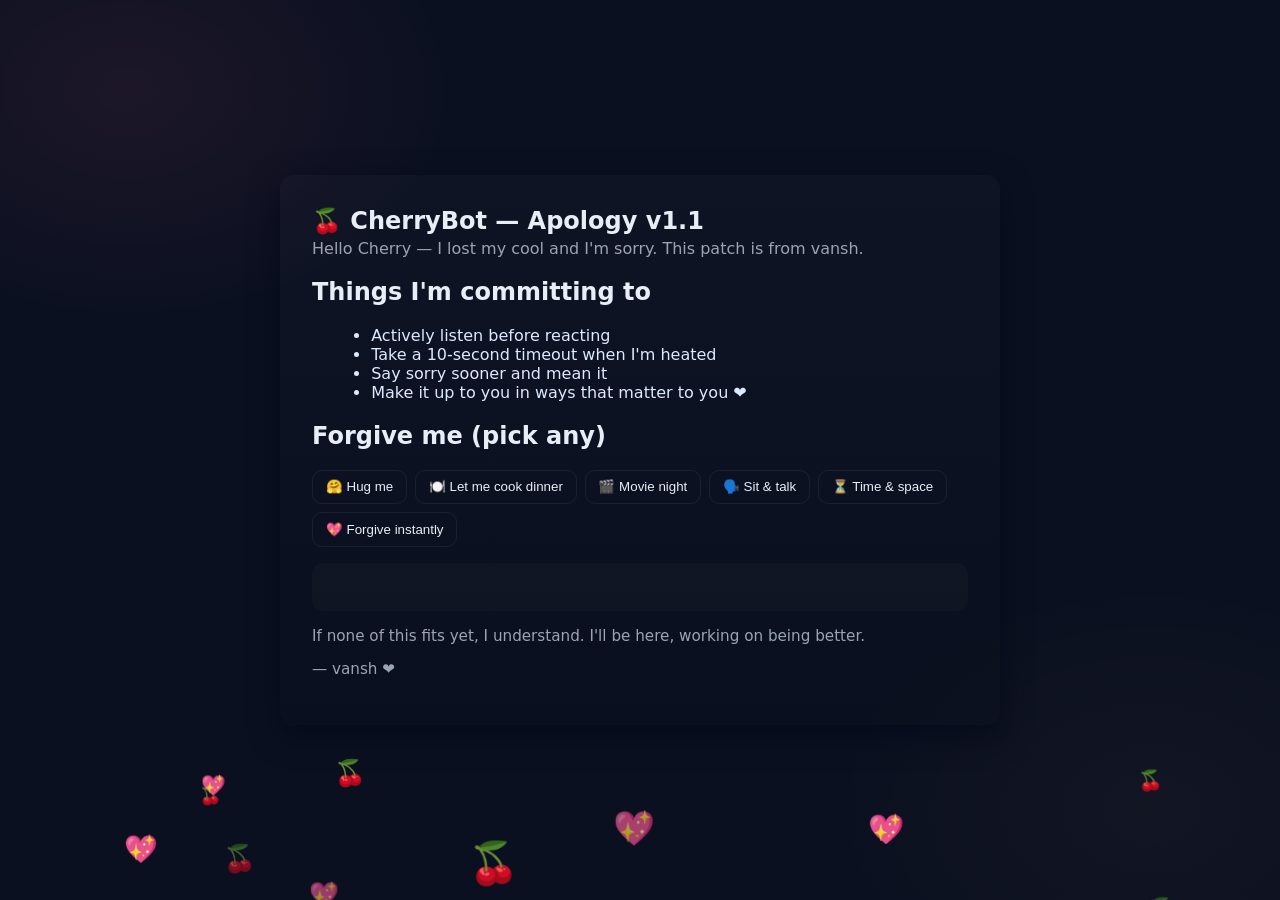
<file: apology_web/index.html>
<!doctype html>
<html lang="en">
<head>
  <meta charset="utf-8" />
  <meta name="viewport" content="width=device-width,initial-scale=1" />
  <title>CherryBot — Sorry, Cherry</title>
  <link rel="stylesheet" href="/apology_web/styles.css">
</head>
<body>
  <div class="emoji-bg" aria-hidden="true"></div>

  <main class="card">
    <header>
      <h1>🍒 CherryBot — Apology v1.1</h1>
      <p class="subtitle">Hello Cherry — I lost my cool and I'm sorry. This patch is from vansh.</p>
    </header>

    <section class="commitments">
      <h2>Things I'm committing to</h2>
      <ul>
        <li>Actively listen before reacting</li>
        <li>Take a 10-second timeout when I'm heated</li>
        <li>Say sorry sooner and mean it</li>
        <li>Make it up to you in ways that matter to you ❤️</li>
      </ul>
    </section>

    <section class="forgive">
      <h2>Forgive me (pick any)</h2>
      <div class="options">
        <button data-option="hug">🤗 Hug me</button>
        <button data-option="dinner">🍽️ Let me cook dinner</button>
        <button data-option="movie">🎬 Movie night</button>
        <button data-option="talk">🗣️ Sit & talk</button>
        <button data-option="time">⏳ Time & space</button>
        <button data-option="instant">💖 Forgive instantly</button>
      </div>
    </section>

    <section class="result" id="result" aria-live="polite"></section>

    <footer class="foot">
      <p>If none of this fits yet, I understand. I'll be here, working on being better.</p>
      <p class="sign">— vansh ❤️</p>
    </footer>
  </main>

  <script src="/apology_web/script.js"></script>
</body>
</html>
</file>
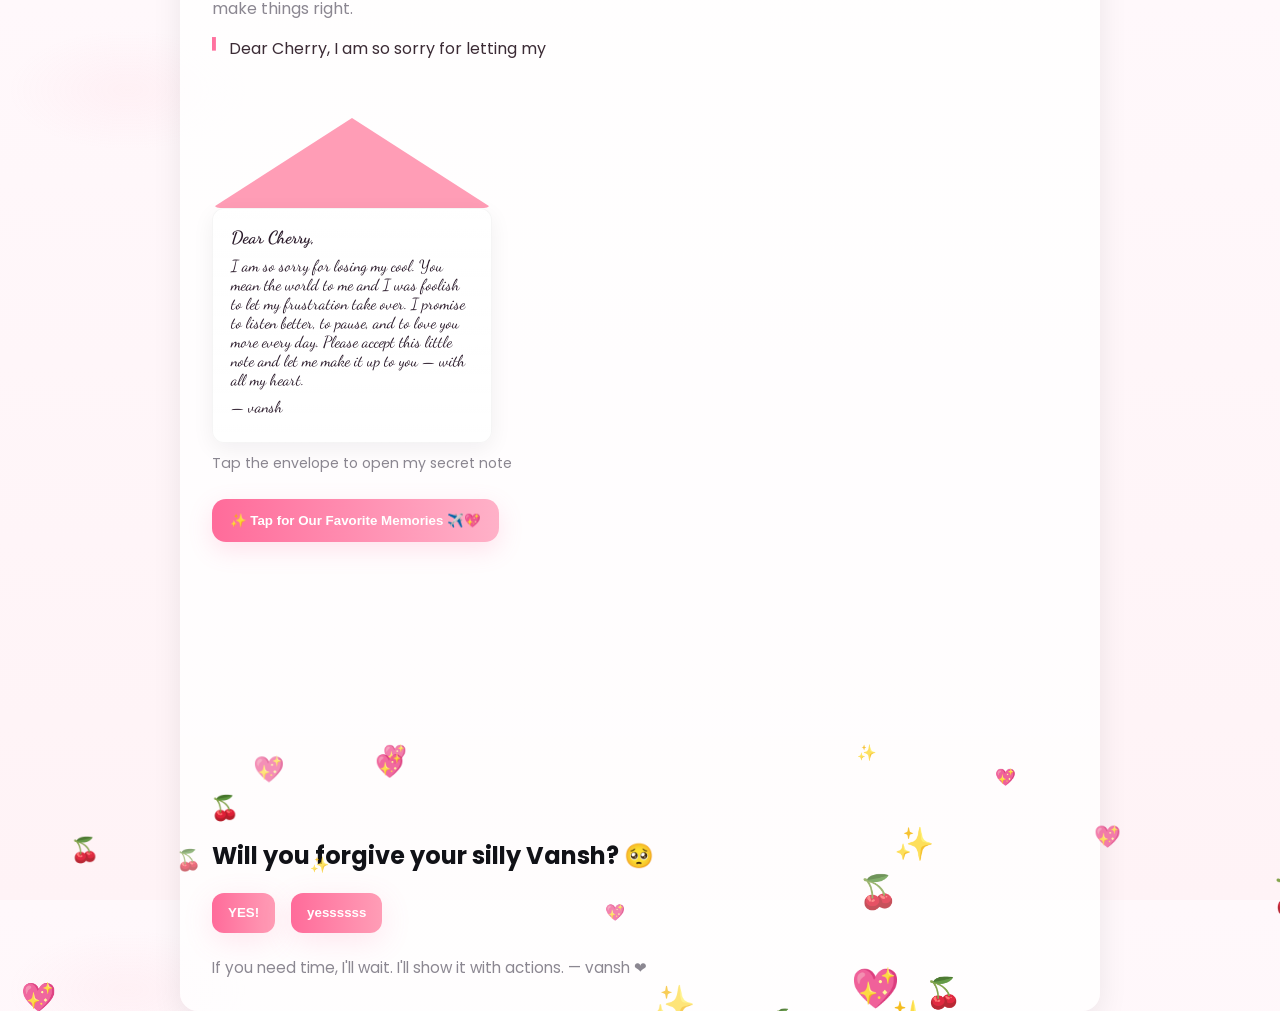
<file: docs/index.html>
<!doctype html>
<html lang="en">
<head>
  <meta charset="utf-8" />
  <meta name="viewport" content="width=device-width,initial-scale=1" />
  <title>I'm So Sorry, My Cherry 🍒</title>

  <!-- Fonts: modern + handwritten -->
  <link href="https://fonts.googleapis.com/css2?family=Poppins:wght@400;600;700&family=Dancing+Script:wght@400;700&display=swap" rel="stylesheet">

  <link rel="stylesheet" href="styles.css">
</head>
<body>
  <!-- Soft floating particles background (🍒 💖 ✨) -->
  <div class="particle-bg" aria-hidden="true"></div>

  <main class="wrap">
    <header class="hero">
      <h1 class="title">I'm So Sorry, My Cherry 🍒</h1>
      <p class="subtitle">I lost my cool, but you hold my heart. You're my absolute favorite person in the entire world, and I want to make things right.</p>

      <div class="typewriter">
        <div class="cursor" aria-hidden="true">▌</div>
        <p id="type-text" class="type-text" aria-live="polite"></p>
      </div>
    </header>

    <!-- Envelope: tap to open -->
    <section class="envelope-section">
      <div class="envelope" id="envelope" role="button" aria-pressed="false" tabindex="0">
        <div class="flap"></div>
        <div class="body">
          <div class="letter">
            <h3>Dear Cherry,</h3>
            <p class="handwritten">I am so sorry for losing my cool. You mean the world to me and I was foolish to let my frustration take over. I promise to listen better, to pause, and to love you more every day. Please accept this little note and let me make it up to you — with all my heart.</p>
            <p class="xoxo">— vansh</p>
          </div>
        </div>
      </div>
      <p class="hint">Tap the envelope to open my secret note</p>
    </section>

    <!-- Memories button & simplified gallery (no photos) -->
    <section class="memories">
      <button id="mem-btn" class="mem-btn">✨ Tap for Our Favorite Memories ✈️💖</button>

      <div id="gallery" class="gallery" aria-hidden="true">
        <figure class="polaroid"><div class="photo-blank">🍒</div><figcaption>That little café date</figcaption></figure>
        <figure class="polaroid"><div class="photo-blank">💖</div><figcaption>Our silly road trip</figcaption></figure>
        <figure class="polaroid"><div class="photo-blank">✨</div><figcaption>Late-night talks</figcaption></figure>
        <figure class="polaroid"><div class="photo-blank">🌸</div><figcaption>Walking under blossoms</figcaption></figure>
      </div>
    </section>

    <!-- Simplified Forgive game: two YES buttons (both do the same) -->
    <section class="forgive-game">
      <h2>Will you forgive your silly Vansh? 🥺</h2>
      <div class="game-area">
        <button id="yes-btn" class="yes">YES!</button>
        <button id="yes2-btn" class="yes">yessssss</button>
      </div>
    </section>

    <!-- Modal -->
    <div id="modal" class="modal" aria-hidden="true">
      <div class="modal-inner">
        <h3>Yay! Apology accepted!</h3>
        <p>Sending you endless hugs, kisses, and sweet treats! 🫂💋🍰</p>
        <button id="close-modal">Close</button>
      </div>
    </div>

    <footer class="foot">If you need time, I'll wait. I'll show it with actions. — vansh ❤️</footer>
  </main>

  <script src="script.js" defer></script>
</body>
</html>
</file>
<file: apology_web/styles.css>
:root{
  --bg:#0b1020;
  --card:#0f1724;
  --accent:#ff6b9a;
  --muted:#9aa4b2;
}
*{box-sizing:border-box}
html,body{height:100%}
body{
  margin:0;
  background: radial-gradient(ellipse at 10% 10%, rgba(255,107,154,0.07), transparent 20%),
              radial-gradient(ellipse at 90% 90%, rgba(255,203,130,0.03), transparent 20%),
              var(--bg);
  font-family:Inter,ui-sans-serif,system-ui,-apple-system,"Segoe UI",Roboto,"Helvetica Neue",Arial;
  color:#e6eef6;
  display:flex;
  align-items:center;
  justify-content:center;
  padding:2rem;
}
.card{
  width:100%;
  max-width:720px;
  background:linear-gradient(180deg, rgba(255,255,255,0.02), rgba(0,0,0,0.03));
  border-radius:14px;
  padding:2rem;
  box-shadow:0 10px 30px rgba(2,6,23,0.6);
  position:relative;
  z-index:2;
}
h1{margin:0 0 .25rem;font-size:1.5rem}
.subtitle{margin:0 0 1rem;color:var(--muted)}
.commitments ul{margin:.5rem 0 1rem 1.2rem;color:#dce9ff}
.options{display:flex;flex-wrap:wrap;gap:.5rem}
.options button{
  background:transparent;
  border:1px solid rgba(255,255,255,0.06);
  color:inherit;
  padding:.55rem .8rem;
  border-radius:10px;
  cursor:pointer;
  transition:transform .12s ease,background .12s;
}
.options button:hover{transform:translateY(-3px);background:linear-gradient(90deg, rgba(255,255,255,0.02), rgba(255,255,255,0.01))}
.result{margin-top:1rem;padding:1rem;border-radius:10px;background:rgba(255,255,255,0.02);min-height:48px}
.foot{margin-top:1rem;color:var(--muted);font-size:.95rem}
.sign{margin-top:.4rem}

/* Emoji background */
.emoji-bg{position:fixed;inset:0;pointer-events:none;overflow:hidden;z-index:1}
.emoji{
  position:absolute;
  font-size:28px;
  opacity:.95;
  will-change:transform,opacity;
  animation:float linear infinite;
}
@keyframes float{
  0%{transform:translateY(110vh) scale(.8) rotate(0deg);opacity:0}
  10%{opacity:.9}
  100%{transform:translateY(-40vh) scale(1.1) rotate(360deg);opacity:0}
}

@media (max-width:520px){
  .card{padding:1.25rem}
  .emoji{font-size:20px}
}
</file>
<file: docs/styles.css>
/* Soft pastel pink / blush glassmorphism styles */
:root{
  --bg:#fff7fb;
  --soft-pink:#ffdbe6;
  --blush:#ff9db6;
  --card:#ffffffcc;
  --muted:#8b8791;
  --accent:#ff6b9a;
  --glass: rgba(255,255,255,0.6);
  --shadow: 0 10px 30px rgba(11,15,30,0.08);
}
*{box-sizing:border-box}
html,body{height:100%;margin:0}
body{
  font-family:'Poppins',system-ui,Arial;
  background: radial-gradient(800px 400px at 10% 10%, rgba(255,157,182,0.08), transparent 15%),
              linear-gradient(180deg,#fff8fb 0%, #fff3f6 100%);
  color:#111217;
  display:flex;align-items:center;justify-content:center;padding:2rem;
}
.wrap{width:100%;max-width:920px;padding:2rem;border-radius:18px;background:linear-gradient(180deg, rgba(255,255,255,0.85), rgba(255,255,255,0.80));box-shadow:var(--shadow);position:relative;overflow:hidden}

/* Hero */
.title{font-size:1.9rem;margin:0 0 .2rem;color:#2b1b2b}
.subtitle{margin:0 0 1rem;color:var(--muted)}
.typewriter{display:flex;align-items:flex-start;gap:.6rem;margin-top:1rem}
.type-text{font-size:1rem;line-height:1.5;margin:0;color:#3b2b35;min-height:3.5rem}
.cursor{font-family:monospace;color:var(--accent);opacity:0.95}

/* Envelope */
.envelope-section{margin-top:1.6rem;display:flex;flex-direction:column;align-items:flex-start;gap:.6rem}
.envelope{width:280px;cursor:pointer;perspective:700px}
.envelope .flap{height:0;width:0;border-left:140px solid transparent;border-right:140px solid transparent;border-bottom:90px solid var(--blush);border-radius:8px;transform-origin:top center;transition:transform .6s cubic-bezier(.2,.9,.3,1)}
.envelope .body{background:linear-gradient(180deg, rgba(255,255,255,0.95), rgba(255,255,255,0.9));padding:18px;border-radius:12px;border:1px solid rgba(0,0,0,0.04);box-shadow:0 6px 22px rgba(11,15,30,0.06)}
.envelope .letter{font-family:'Dancing Script',cursive;color:#2b1b2b}
.envelope .letter h3{margin:0;font-size:1.1rem}
.envelope .letter p{margin:.5rem 0}
.envelope.open .flap{transform:rotateX(180deg) translateY(-8px)}
.envelope.open .body{transform:translateY(-8px)}
.hint{font-size:.88rem;color:var(--muted);margin:0}

/* Memories */
.memories{margin-top:1.6rem}
.mem-btn{background:linear-gradient(90deg,var(--accent),#ffb1c8);border:none;padding:.85rem 1.1rem;border-radius:14px;color:#fff;font-weight:700;cursor:pointer;box-shadow:0 8px 24px rgba(255,107,154,0.18);transition:transform .12s ease,box-shadow .12s}
.mem-btn:hover{transform:translateY(-4px);box-shadow:0 12px 30px rgba(255,107,154,0.2)}
.gallery{margin-top:1rem;display:grid;grid-template-columns:repeat(auto-fit,minmax(160px,1fr));gap:1rem;opacity:0;transform:scale(.98);transition:opacity .45s ease,transform .45s ease;pointer-events:none}
.gallery.show{opacity:1;transform:scale(1);pointer-events:auto}
.polaroid{background:var(--card);padding:10px;border-radius:10px;box-shadow:0 10px 30px rgba(11,15,30,0.06);display:flex;flex-direction:column;align-items:center;gap:.6rem;padding-bottom:1rem;transform:rotate(-2deg);transition:transform .18s ease}
.polaroid:nth-child(2){transform:rotate(1deg)}
.polaroid:nth-child(3){transform:rotate(-1deg)}
.photo-blank{width:100%;height:120px;display:flex;align-items:center;justify-content:center;border-radius:6px;background:linear-gradient(180deg,#ffdce8,#fff3f7);font-size:32px;color:#b33a5a}
.polaroid figcaption{font-size:.85rem;color:var(--muted)}
.polaroid:hover{transform:translateY(-8px) rotate(0deg);box-shadow:0 18px 40px rgba(11,15,30,0.08)}
.polaroid::after{content:'';display:block;height:8px;width:60px;background:linear-gradient(90deg,#ffdce8,#fff3f7);border-radius:2px;margin-top:6px}

/* Forgive game */
.forgive-game{margin-top:1.8rem}
.game-area{display:flex;gap:1rem;align-items:center;margin-top:.6rem}
.yes{background:linear-gradient(90deg,var(--accent),#ff9db6);border:none;color:#fff;padding:.8rem 1rem;border-radius:12px;font-weight:700;cursor:pointer;box-shadow:0 8px 30px rgba(255,107,154,0.16);animation:pulse 2s infinite}
@keyframes pulse{0%{transform:scale(1)}50%{transform:scale(1.02)}100%{transform:scale(1)}}
.no{background:#fff;border:1px solid rgba(0,0,0,0.06);padding:.6rem .9rem;border-radius:12px;cursor:pointer}

/* Modal */
.modal{position:fixed;inset:0;display:flex;align-items:center;justify-content:center;background:rgba(7,8,10,0.3);backdrop-filter:blur(4px);opacity:0;pointer-events:none;transition:opacity .18s}
.modal.show{opacity:1;pointer-events:auto}
.modal-inner{background:var(--card);padding:1.2rem 1.4rem;border-radius:14px;box-shadow:0 20px 60px rgba(11,15,30,0.14);text-align:center}
.modal-inner h3{margin:0 0 .4rem}
.modal-inner p{margin:0 0 .8rem}
.modal-inner button{background:var(--soft-pink);border:none;padding:.6rem .9rem;border-radius:10px;cursor:pointer}

.foot{margin-top:1.4rem;color:var(--muted);font-size:.95rem}

/* Floating particles background */
.particle-bg{position:fixed;inset:0;pointer-events:none;z-index:1}
.particle{position:absolute;font-size:22px;opacity:.9;will-change:transform,opacity;animation:rise linear infinite}
@keyframes rise{0%{transform:translateY(110vh) scale(.9);opacity:0}10%{opacity:.9}100%{transform:translateY(-30vh) scale(1.05);opacity:0}}

/* responsive */
@media (max-width:620px){
  .wrap{padding:1.2rem}
  .title{font-size:1.4rem}
  .photo-blank{height:100px}
}
</file>
